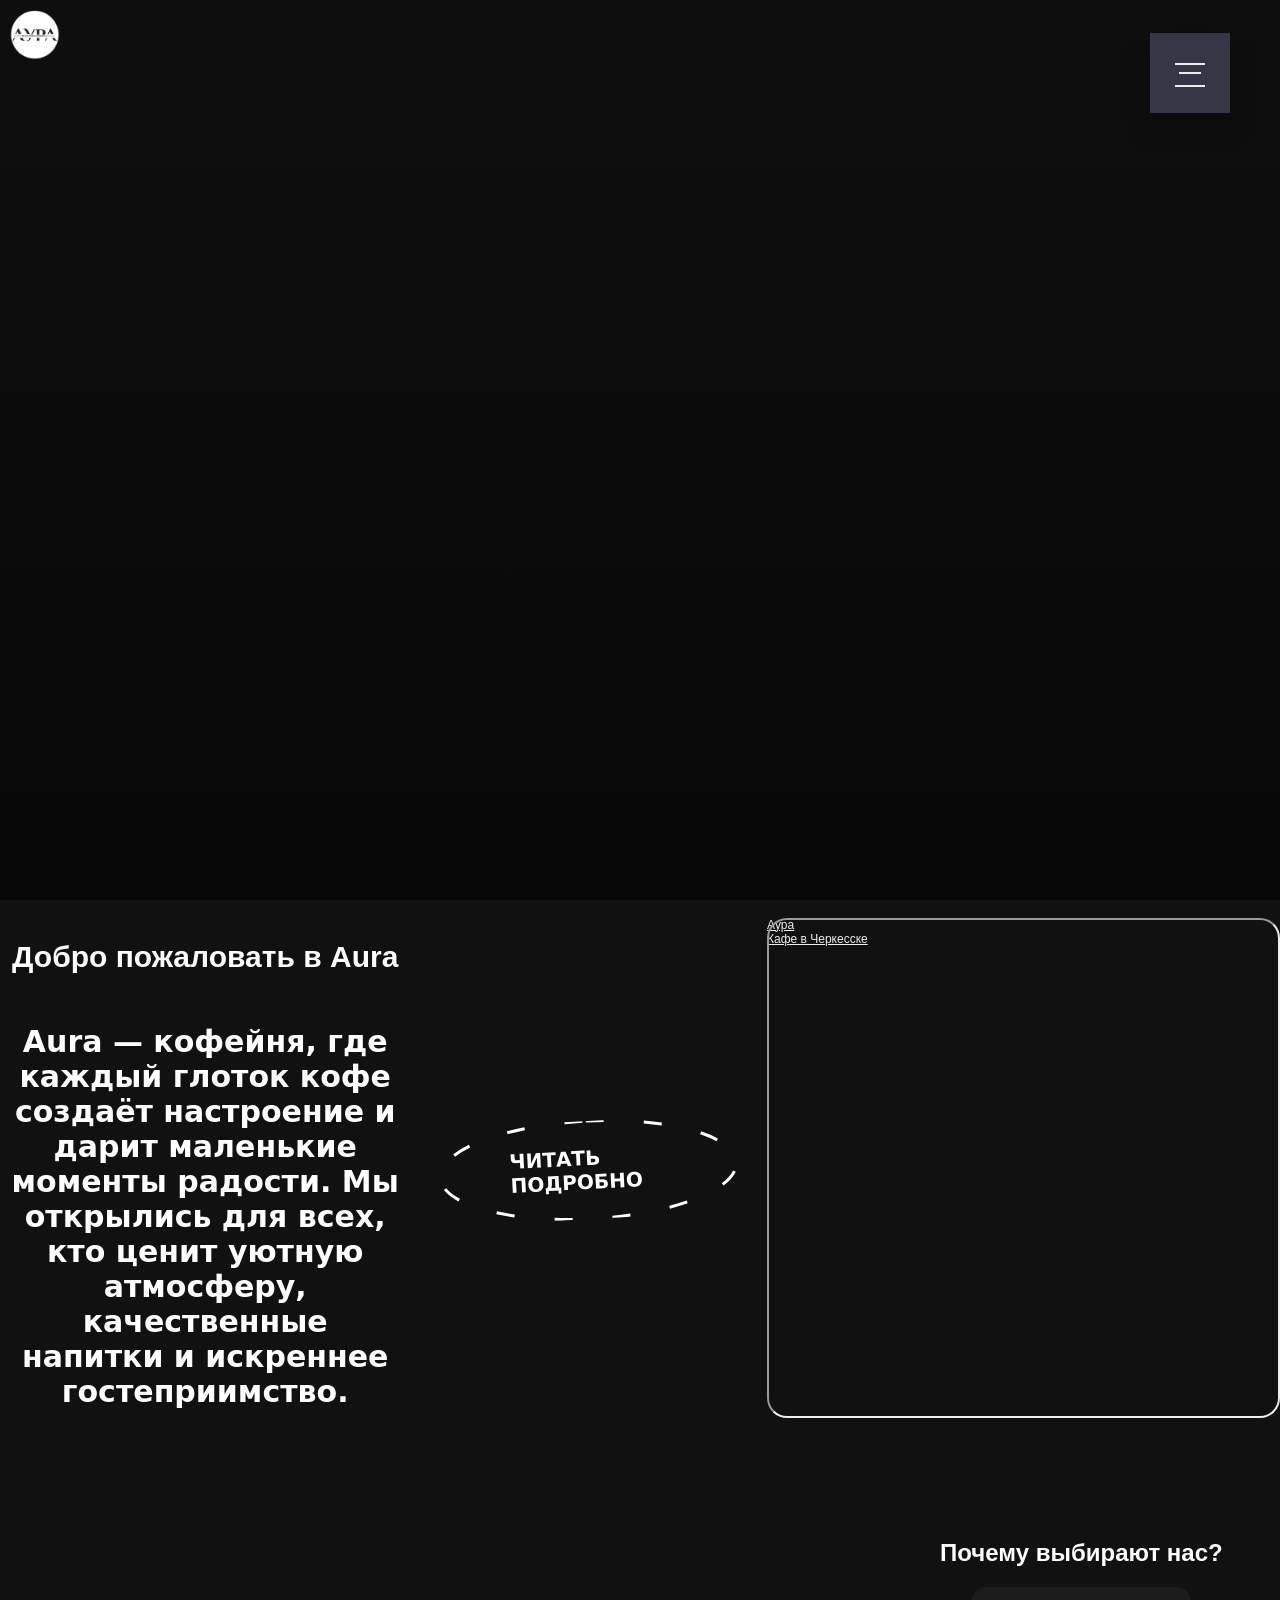
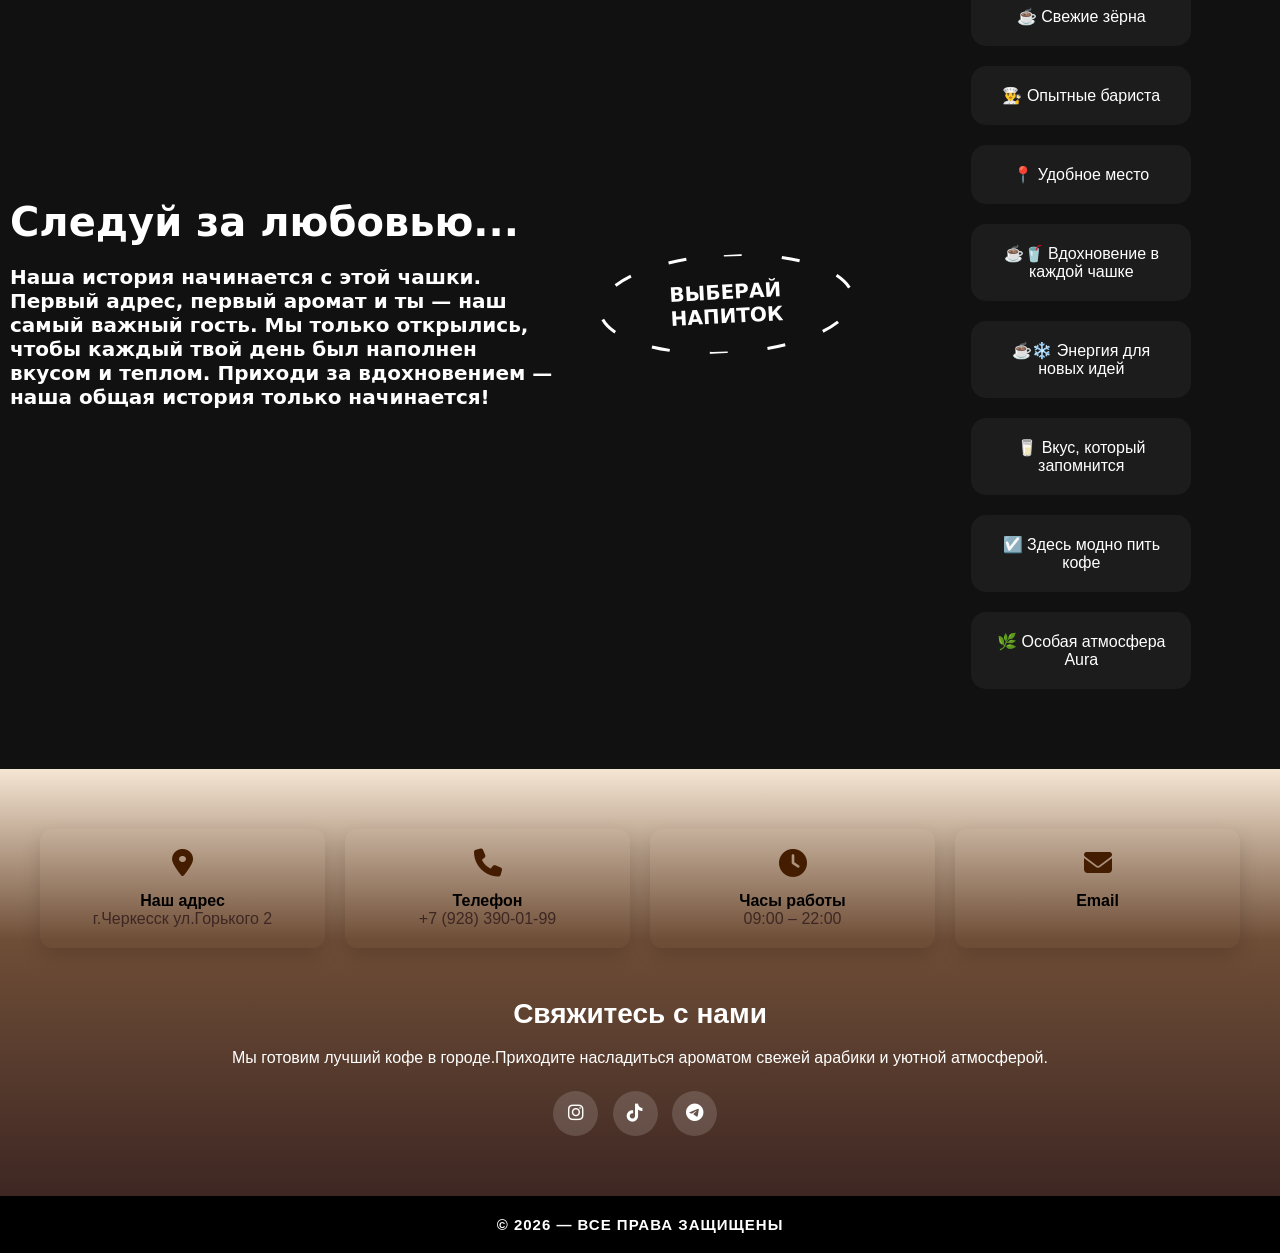
<file: index.html>
<!DOCTYPE html>
<html lang="hy">

<head>
  <meta charset="UTF-8">
  <title>Coffee Aura</title>
  <meta name="viewport" content="width=device-width, initial-scale=1.0">


  <link rel="stylesheet" href="css/style.css">
  <link rel="stylesheet" href="https://cdn.jsdelivr.net/npm/swiper@11/swiper-bundle.min.css">
  <link rel="stylesheet" href="https://cdnjs.cloudflare.com/ajax/libs/font-awesome/6.5.0/css/all.min.css">
  <link rel="icon" href="/favicon.ico" type="image/x-icon">
  <link rel="icon" type="image/png" href="black.logo.png">
  <link rel="icon" type="image/svg+xml" href="/favicon.svg">
</head>

<body>
  <header class="hero">
    <video class="hero-video" muted playsinline preload="metadata">
      <source src="assets/video/fon-video.mp4" type="video/mp4">
    </video>

    <div class="hero-overlay">
      <img src="assets/images/ui-logo/white.logo.png" class="hero-logo" alt="logo">
    </div>
  </header>

  <input class="menu-icon" type="checkbox" id="menu-icon" name="menu-icon" />
  <label for="menu-icon"></label>
  <nav class="nav">
    <ul>
      <li><a href="index.html" data-i18n="glavnaya">Главная</a></li>
      <li><a href="menu.html" data-i18n="menu">Меню</a></li>
      <li><a href="about.html" data-i18n="about">О Нас</a></li>

      <div class="lang-switch">
        <li><button onclick="changeLanguage('hy')"> ARM 🇦🇲</button></li>
        <li><button onclick="changeLanguage('ru')"> RUS 🇷🇺</button></li>
        <li><button onclick="changeLanguage('en')"> ENG 🇺🇸</button></li>
      </div>
    </ul>
  </nav>

  <div class="about">
    <div class="about-text">
      <h1 class="fade-in" data-i18n="welcome">Добро пожаловать в Aura</h1>
      <p class="fade-in" data-i18n="welcome_p">
        Aura — кофейня, где каждый глоток кофе создаёт настроение и дарит маленькие моменты
        радости. Мы открылись для всех, кто ценит уютную атмосферу, качественные напитки и искреннее гостеприимство.
      </p>
    </div>

    <div class="button-container">
      <a href="about.html" class="custom-dashed-btn scroll-anim">
        <span data-i18n="podrobno">Читать Подробно</span>
        <svg class="border-svg">
          <rect x="0" y="0" width="100%" height="100%" rx="40" ry="40" />
        </svg>
      </a>
    </div>

    <div class="photo_aura">
      <div style="position:relative;overflow:hidden;"><a
          href="https://yandex.ru/maps/org/aura/39045679942/?utm_medium=mapframe&utm_source=maps"
          style="color:#eee;font-size:12px;position:absolute;top:0px;">Аура</a><a
          href="https://yandex.ru/maps/1104/cherkessk/category/cafe/184106390/?utm_medium=mapframe&utm_source=maps"
          style="color:#eee;font-size:12px;position:absolute;top:14px;">Кафе в Черкесске</a><iframe
          src="https://yandex.ru/map-widget/v1/?ll=42.050549%2C44.230620&mode=search&oid=39045679942&ol=biz&sctx=ZAAAAAgBEAAaKAoSCVK2SNqNCEVAEaD6B5EMHUZAEhIJhBJm2v6V3j8Re2ZJgJpayj8iBgABAgMEBSgKOABAjFZIAWoCcnWdAc3MzD2gAQCoAQC9AdZTmETCAQbGlre6kQGCAgjQkNGD0YDQsIoCAJICAJoCDGRlc2t0b3AtbWFwcw%3D%3D&sll=42.050549%2C44.230620&sspn=0.014935%2C0.006434&tab=reviews&text=%D0%90%D1%83%D1%80%D0%B0&z=17"
          width="500" height="400" frameborder="1" allowfullscreen="true" style="position:relative;"></iframe></div>
    </div>
  </div>

  <div class="container-2">
    <div class="hero-text">
      <div class="hero-h1">
        <h1 class="fade-in" data-i18n="love">Следуй за любовью...</h1>
      </div>

      <div class="hero-p">
        <p class="fade-in" data-i18n="hero_p">Наша история начинается с этой чашки. Первый адрес, первый аромат и ты —
          наш
          самый важный
          гость. Мы только открылись, чтобы каждый твой день был наполнен вкусом и теплом. Приходи за вдохновением —
          наша
          общая история только начинается!</p>
      </div>
    </div>
    </header>

    <div class="button-container">
      <a href="menu.html" class="custom-dashed-btn scroll-anim">
        <span data-i18n="select">Выберай Напиток</span>
        <svg class="border-svg">
          <rect x="0" y="0" width="100%" height="100%" rx="40" ry="40" />
        </svg>
      </a>
    </div>

    <section class="about reveal">
      <div class="how-aura">
        <h2 data-i18n="why_aura">Почему выбирают нас?</h2>
      </div>
      <div class="about-items reveal-group">
        <div class="item" data-i18n="zerna">☕ Свежие зёрна</div>
        <div class="item" data-i18n="barists">👨‍🍳 Опытные бариста</div>
        <div class="item" data-i18n="mesto">📍 Удобное место</div>
        <div class="item" data-i18n="vdoxnovenie">☕️🥤 Вдохновение в каждой чашке</div>
        <div class="item" data-i18n="energy">☕️❄️ Энергия для новых идей</div>
        <div class="item" data-i18n="vkus">🥛 Вкус, который запомнится</div>
        <div class="item" data-i18n="modno">☑️ Здесь модно пить кофе</div>
        <div class="item" data-i18n="aura">🌿 Особая атмосфера Aura</div>
      </div>
    </section>

  </div>
  </div>


  <section class="coffee-footer">
    <div class="coffee-container">

      <!-- Верхние карточки -->
      <div class="coffee-cards">

        <div class="coffee-card">
          <i class="fa-solid fa-location-dot"></i>
          <h4 data-i18n="adres">Наш адрес</h4>
          <p data-i18n="location">г.Черкесск ул.Горького 2</p>
        </div>

        <div class="coffee-card">
          <i class="fa-solid fa-phone"></i>
          <h4 data-i18n="phone">Телефон</h4>
          <p>+7 (928) 390-01-99</p>
        </div>

        <div class="coffee-card">
          <i class="fa-solid fa-clock"></i>
          <h4 data-i18n="works">Часы работы</h4>
          <p>09:00 – 22:00</p>
        </div>

        <div class="coffee-card">
          <i class="fa-solid fa-envelope"></i>
          <h4>Email</h4>
          <p></p>
        </div>

      </div>

      <!-- Нижняя часть -->
      <div class="coffee-bottom">

        <!-- Левая сторона -->
        <div class="coffee-info">
          <h2 data-i18n="svyaz">Свяжитесь с нами</h2>
          <p data-i18n="svyaz_p">
            Мы готовим лучший кофе в городе.
            Приходите насладиться ароматом свежей арабики
            и уютной атмосферой.
          </p>

          <div class="coffee-socials">
            <a href="https://www.instagram.com/auracoffee.che?igsh=MWMwanpueTl1YmNhYQ=="><i
                class="fa-brands fa-instagram"></i></a>
            <a href="https://www.tiktok.com/@auracoffee.che?_r=1"><i class="fa-brands fa-tiktok"></i></a>
            <a href="https://t.me/anonume09"><i class="fa-brands fa-telegram"></i></a>
          </div>
        </div>

      </div>

    </div>
  </section>

  <div class="private">
    <p data-i18n="private_text">© 2026 — Все права защищены</p>
  </div>

  <script src="js/index.js"></script>
  <script src="js/lang.js"></script>
</body>

</html>
</file>
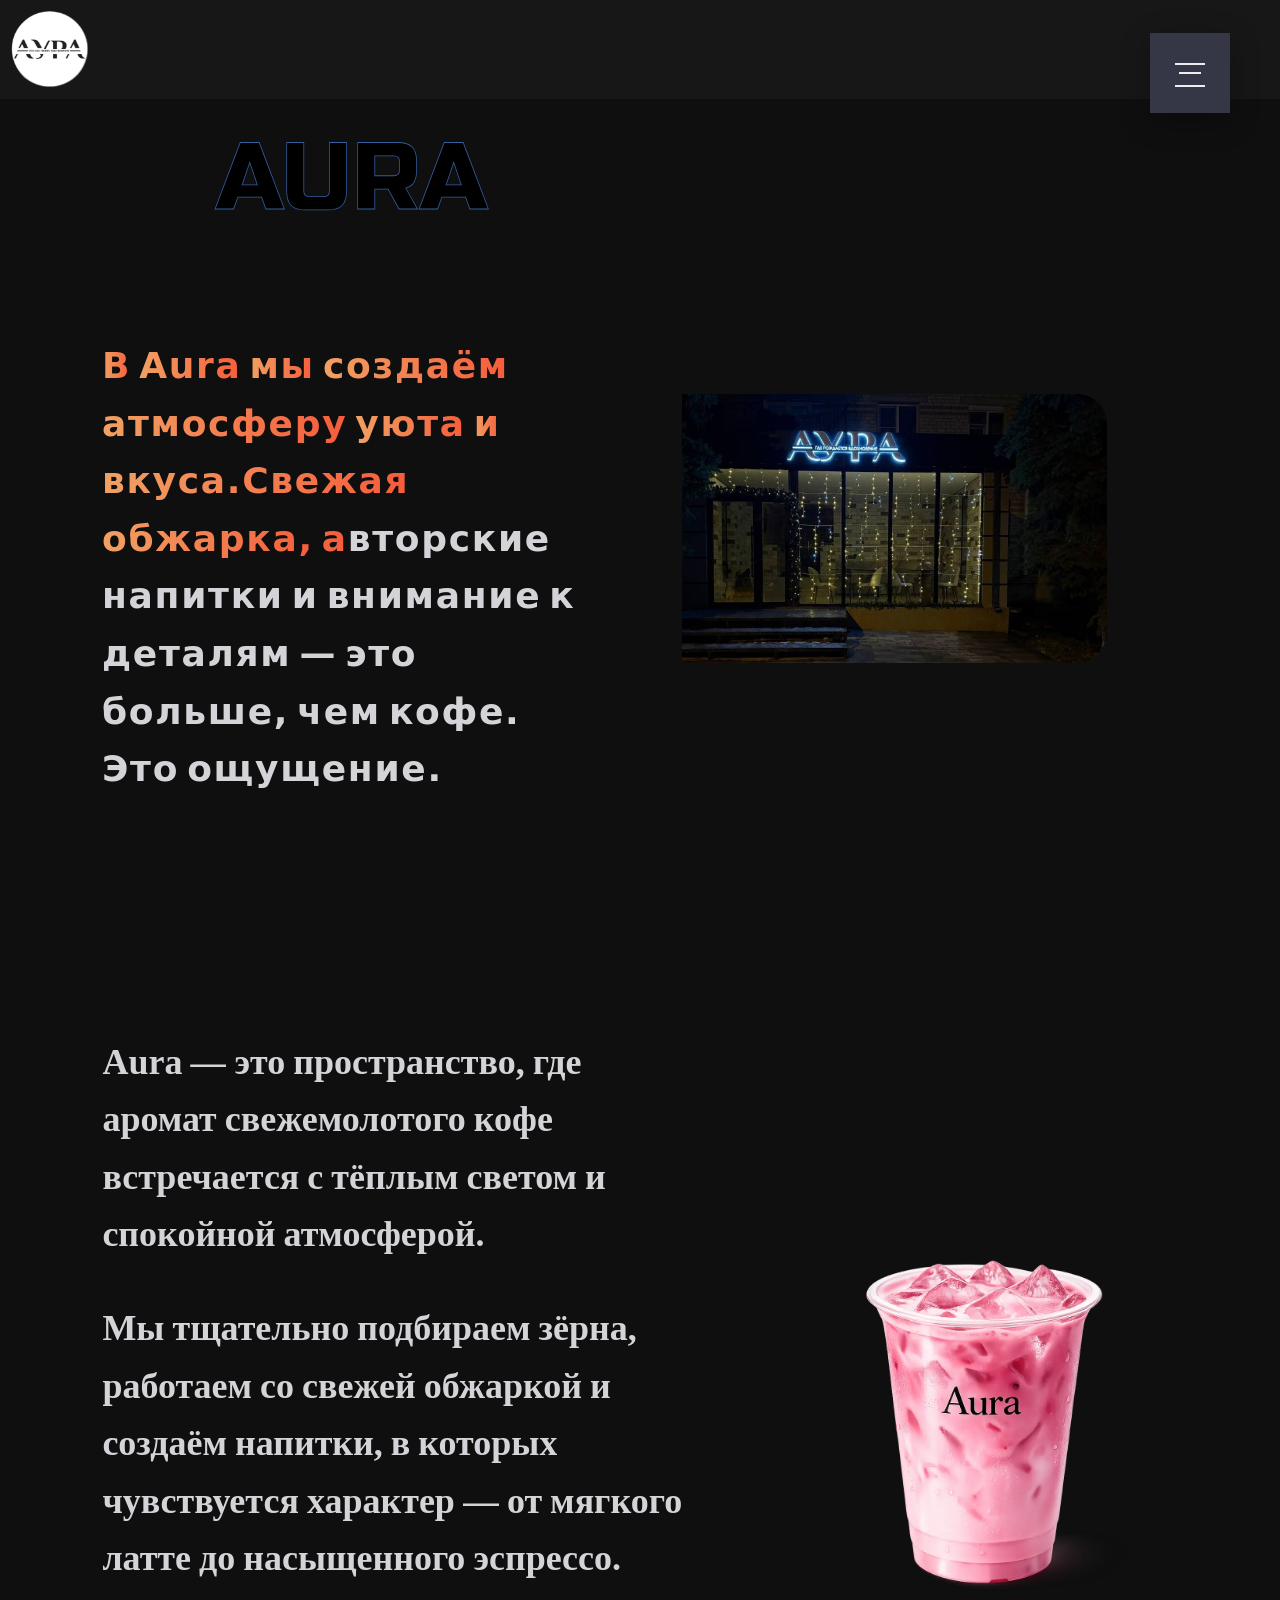
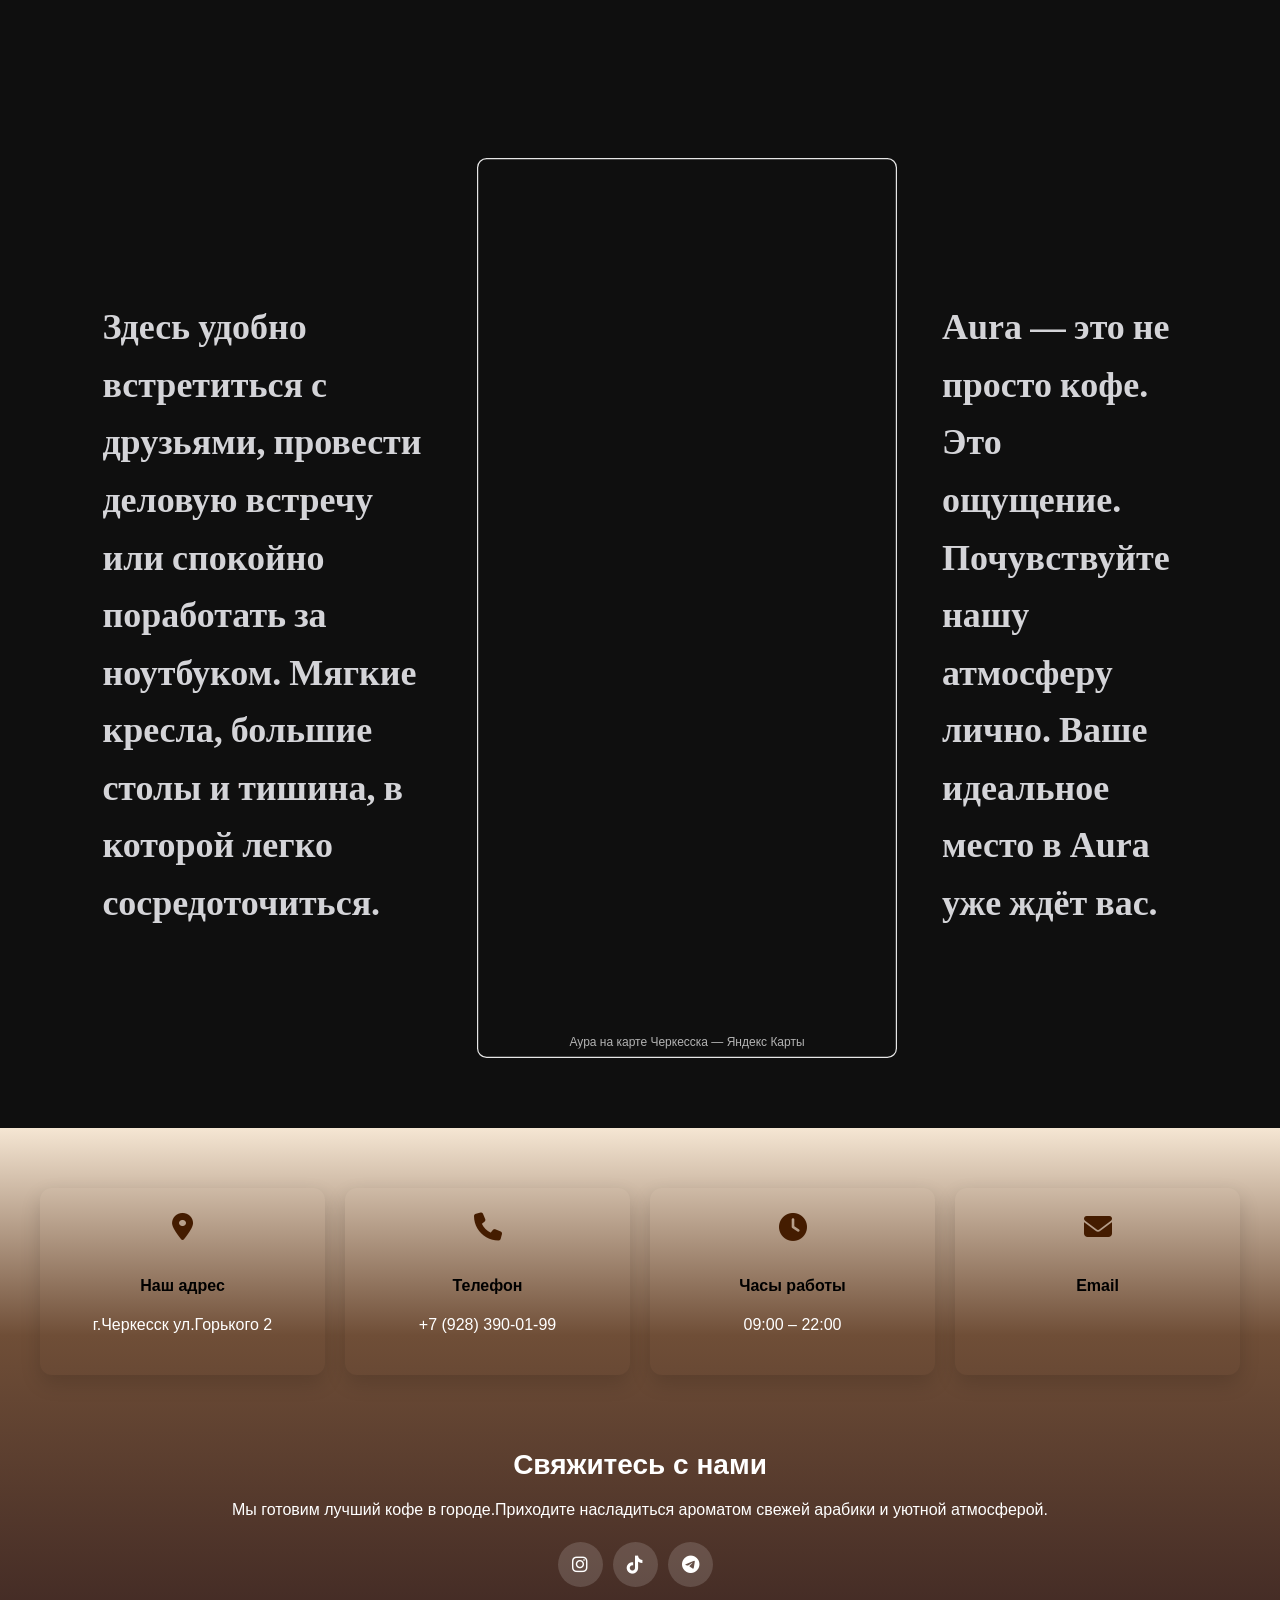
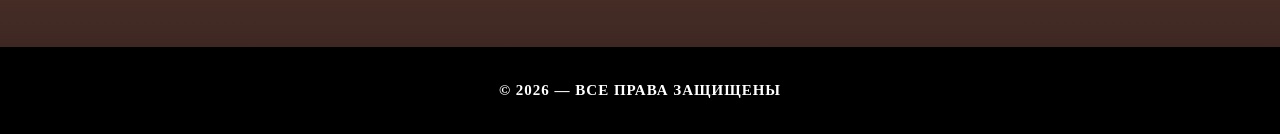
<file: about.html>
<!DOCTYPE html>
<html lang="en">

<head>
  <meta charset="UTF-8">
  <meta name="viewport" content="width=device-width, initial-scale=1.0">
  <title>Coffee Aura</title>
  <link rel="stylesheet" href="css/about.css">

  <link rel="stylesheet" href="https://cdn.jsdelivr.net/npm/swiper@11/swiper-bundle.min.css">
  <link rel="stylesheet" href="https://cdnjs.cloudflare.com/ajax/libs/font-awesome/6.5.0/css/all.min.css">

  <link rel="icon" href="/favicon.ico" type="image/x-icon">

  <link rel="icon" type="image/png" href="black.logo.png">

  <link rel="icon" type="image/svg+xml" href="/favicon.svg">
</head>

<body>

  <input class="menu-icon" type="checkbox" id="menu-icon" name="menu-icon" />
  <label for="menu-icon"></label>
  <nav class="nav">
    <ul>
      <li><a href="index.html" data-i18n="glavnaya">Главная</a></li>
      <li><a href="menu.html" data-i18n="menu">Меню</a></li>
      <li><a href="about.html" data-i18n="about">О Нас</a></li>

      <div class="lang-switch">
        <li><button onclick="changeLanguage('hy')"> ARM 🇦🇲</button></li>
        <li><button onclick="changeLanguage('ru')"> RUS 🇷🇺</button></li>
        <li><button onclick="changeLanguage('en')"> ENG 🇺🇸 </button></li>
      </div>
    </ul>
  </nav>

  <div class="logo-img">
    <img src="assets/images/ui-logo/white.logo.png" alt="">
  </div>

  <section class="about">
    <div class="about-container">

      <div class="about-text">
        <link href="https://fonts.googleapis.com/css?family=Russo+One" rel="stylesheet">

        <svg viewBox="0 0 1320 300">
          <text x="50%" y="50%" dy=".35em" text-anchor="middle">
            Aura
          </text>
        </svg>

        <section class="scroll-section">
          <p class="reveal-text delay-2" data-i18n="text1">
            В Aura мы создаём атмосферу уюта и вкуса.
            Свежая обжарка, авторские напитки и внимание к деталям —
            это больше, чем кофе. Это ощущение.
          </p>
        </section>
      </div>

      <div class="about-image reveal-image">
        <img src="assets/images/ui-logo/aura.jpg" alt="Aura Coffee">
      </div>
    </div>

    <div class="coffee-container2">
    <section class="scroll-section">
      <p data-i18n="text2">
        Aura — это пространство, где аромат свежемолотого кофе
        встречается с тёплым светом и спокойной атмосферой.
      </p>
      <p data-i18n="text3">
        Мы тщательно подбираем зёрна, работаем со свежей обжаркой
        и создаём напитки, в которых чувствуется характер —
        от мягкого латте до насыщенного эспрессо.
      </p>
    </section>

    <section class="cup-section">
      <img src="assets/images/coffee/Matcha2.webp" alt="" class="cup">
    </section>
    </div>

    <div class="coffee-container3">
    <section class="scroll-section">
      <p data-i18n="text4">
        Здесь удобно встретиться с друзьями,
        провести деловую встречу или спокойно поработать за ноутбуком.
        Мягкие кресла, большие столы и тишина,
        в которой легко сосредоточиться.
      </p>
    </section>

    <div class="yandex-map">
      <div style="width:350px;height:750px;overflow:hidden;position:relative;"><iframe
          style="width:100%;height:100%;border:1px solid #e6e6e6;border-radius:8px;box-sizing:border-box"
          src="https://yandex.ru/maps-reviews-widget/39045679942?comments"></iframe><a
          href="https://yandex.ru/maps/org/aura/39045679942/" target="_blank"
          style="box-sizing:border-box;text-decoration:none;color:#b3b3b3;font-size:10px;font-family:YS Text,sans-serif;padding:0 20px;position:absolute;bottom:8px;width:100%;text-align:center;left:0;overflow:hidden;text-overflow:ellipsis;display:block;max-height:14px;white-space:nowrap;padding:0 16px;box-sizing:border-box">Аура
          на карте Черкесска — Яндекс Карты</a>
      </div>
    </div>

    <section class="scroll-section">
      <p data-i18n="text5">
        Aura — это не просто кофе.
        Это ощущение. Почувствуйте нашу атмосферу лично. Ваше идеальное место в Aura уже ждёт вас.
      </p>
    </section>
  </section>
</div>

  <section class="coffee-footer">
    <div class="coffee-container">

      <!-- Верхние карточки -->
      <div class="coffee-cards">

        <div class="coffee-card">
          <i class="fa-solid fa-location-dot"></i>
          <h4 data-i18n="adres">Наш адрес</h4>
          <p data-i18n="location">г.Черкесск ул.Горького 2</p>
        </div>

        <div class="coffee-card">
          <i class="fa-solid fa-phone"></i>
          <h4 data-i18n="phone">Телефон</h4>
          <p data-i18n="number">+7 (928) 390-01-99</p>
        </div>

        <div class="coffee-card">
          <i class="fa-solid fa-clock"></i>
          <h4 data-i18n="works">Часы работы</h4>
          <p data-i18n="time">09:00 – 22:00</p>
        </div>

        <div class="coffee-card">
          <i class="fa-solid fa-envelope"></i>
          <h4>Email</h4>
          <p></p>
        </div>

      </div>

      <!-- Нижняя часть -->
      <div class="coffee-bottom">

        <!-- Левая сторона -->
        <div class="coffee-info">
          <h2 data-i18n="svyaz">Свяжитесь с нами</h2>
          <p data-i18n="svyaz_p">
            Мы готовим лучший кофе в городе.
            Приходите насладиться ароматом свежей арабики
            и уютной атмосферой.
          </p>

          <div class="coffee-socials">
            <a href="https://www.instagram.com/auracoffee.che?igsh=MWMwanpueTl1YmNhYQ=="><i
                class="fa-brands fa-instagram"></i></a>
            <a href="https://www.tiktok.com/@auracoffee.che?_r=1"><i class="fa-brands fa-tiktok"></i></a>
            <a href="https://t.me/anonume09"><i class="fa-brands fa-telegram"></i></a>
          </div>
        </div>

      </div>

    </div>
  </section>

  <div class="private">
    <p data-i18n="private_text">© 2026 — Все права защищены</p>
  </div>

  <script src="js/lang.js"></script>
  <script src="js/about.js"></script>
</body>

</html>
</file>
<file: css/style.css>
* {
  margin: 0;
  padding: 0;
  box-sizing: border-box;
  font-family: Arial, sans-serif;
  touch-action: manipulation;
}

body {
  background: #111;
  color: #fff;
  scroll-behavior: smooth;
  margin: 0;
  padding: 0;
  width: 100%;
  height: 100%;
  font-family: system-ui, -apple-system, BlinkMacSystemFont, sans-serif;
}

.hero {
  position: relative;
  height: 100vh;
  width: 100%;
  overflow: hidden;
}

.hero-video {
  position: absolute;
  top: 0;
  left: 0;
  width: 100%;
  height: 100%;
  object-fit: cover;
}

.hero-logo {
  width: 70px;
  height: 70px;
  margin-bottom: 16px;
  padding: 10px;
}

.hero-overlay {
  content: '';
  position: absolute;
  inset: 0;
  background: linear-gradient(to top,
      rgba(0, 0, 0, 0.55),
      rgba(0, 0, 0, 0.15));
  z-index: 1;
}

/* M E N U */
@import url('https://fonts.googleapis.com/css2?family=Montserrat:wght@300;400;500;600;700;800;900&display=swap');

.section-center {
  position: absolute;
  top: 50%;
  left: 0;
  display: block;
  width: 100%;
  padding: 0;
  margin: 0;
  z-index: 6;
  text-align: center;
  transform: translateY(-50%);
}

[type="checkbox"]:checked,
[type="checkbox"]:not(:checked) {
  position: absolute;
  left: -9999px;
}

.menu-icon:checked+label,
.menu-icon:not(:checked)+label {
  position: fixed;
  top: 63px;
  right: 75px;
  display: block;
  width: 30px;
  height: 30px;
  padding: 0;
  margin: 0;
  cursor: pointer;
  z-index: 10;
}

.menu-icon:checked+label:before,
.menu-icon:not(:checked)+label:before {
  position: absolute;
  content: '';
  display: block;
  width: 30px;
  height: 20px;
  z-index: 20;
  top: 0;
  left: 0;
  border-top: 2px solid #ececee;
  border-bottom: 2px solid #ececee;
  transition: border-width 100ms 1500ms ease,
    top 100ms 1600ms cubic-bezier(0.23, 1, 0.32, 1),
    height 100ms 1600ms cubic-bezier(0.23, 1, 0.32, 1),
    background-color 200ms ease,
    transform 200ms cubic-bezier(0.23, 1, 0.32, 1);
}

.menu-icon:checked+label:after,
.menu-icon:not(:checked)+label:after {
  position: absolute;
  content: '';
  display: block;
  width: 22px;
  height: 2px;
  z-index: 20;
  top: 10px;
  right: 4px;
  background-color: #ececee;
  margin-top: -1px;
  transition: width 100ms 1750ms ease,
    right 100ms 1750ms ease,
    margin-top 100ms ease,
    transform 200ms cubic-bezier(0.23, 1, 0.32, 1);
}

.menu-icon:checked+label:before {
  top: 10px;
  transform: rotate(45deg);
  height: 2px;
  background-color: #ececee;
  border-width: 0;
  transition: border-width 100ms 340ms ease,
    top 100ms 300ms cubic-bezier(0.23, 1, 0.32, 1),
    height 100ms 300ms cubic-bezier(0.23, 1, 0.32, 1),
    background-color 200ms 500ms ease,
    transform 200ms 1700ms cubic-bezier(0.23, 1, 0.32, 1);
}

.menu-icon:checked+label:after {
  width: 30px;
  margin-top: 0;
  right: 0;
  transform: rotate(-45deg);
  transition: width 100ms ease,
    right 100ms ease,
    margin-top 100ms 500ms ease,
    transform 200ms 1700ms cubic-bezier(0.23, 1, 0.32, 1);
}

.lang-switch li button {
  color: black;
  border-radius: 20px;
  padding: 10px;
  cursor: pointer;
}

.nav {
  pointer-events: none;
  position: fixed;
  top: 33px;
  right: 50px;
  display: block;
  width: 80px;
  height: 80px;
  padding: 0;
  margin: 0;
  z-index: 9;
  overflow: hidden;
  box-shadow: 0 8px 30px 0 rgba(0, 0, 0, 0.3);
  background-color: #353746;
  animation: border-transform 7s linear infinite;
  transition: top 350ms 1100ms cubic-bezier(0.23, 1, 0.32, 1),
    right 350ms 1100ms cubic-bezier(0.23, 1, 0.32, 1),
    transform 250ms 1100ms ease,
    width 650ms 400ms cubic-bezier(0.23, 1, 0.32, 1),
    height 650ms 400ms cubic-bezier(0.23, 1, 0.32, 1);
}

@keyframes border-transform {

  0%,
  100% {
    border-radius: 63% 37% 54% 46% / 55% 48% 52% 45%;
  }

  14% {
    border-radius: 40% 60% 54% 46% / 49% 60% 40% 51%;
  }

  28% {
    border-radius: 54% 46% 38% 62% / 49% 70% 30% 51%;
  }

  42% {
    border-radius: 61% 39% 55% 45% / 61% 38% 62% 39%;
  }

  56% {
    border-radius: 61% 39% 67% 33% / 70% 50% 50% 30%;
  }

  70% {
    border-radius: 50% 50% 34% 66% / 56% 68% 32% 44%;
  }

  84% {
    border-radius: 46% 54% 50% 50% / 35% 61% 39% 65%;
  }
}

.menu-icon:checked~.nav {
  pointer-events: auto;
  animation-play-state: paused;
  top: 50%;
  right: 50%;
  transform: translate(50%, -50%);
  width: 200%;
  height: 200%;
  transition: top 350ms 700ms cubic-bezier(0.23, 1, 0.32, 1),
    right 350ms 700ms cubic-bezier(0.23, 1, 0.32, 1),
    transform 250ms 700ms ease,
    width 750ms 1000ms cubic-bezier(0.23, 1, 0.32, 1),
    height 750ms 1000ms cubic-bezier(0.23, 1, 0.32, 1);
}

.nav ul {
  position: absolute;
  top: 50%;
  left: 0;
  display: block;
  width: 100%;
  padding: 0;
  margin: 0;
  z-index: 6;
  text-align: center;
  transform: translateY(-50%);
  list-style: none;
}

.nav ul li {
  position: relative;
  display: block;
  width: 100%;
  padding: 0;
  margin: 10px 0;
  text-align: center;
  list-style: none;
  pointer-events: none;
  opacity: 0;
  visibility: hidden;
  transform: translateY(30px);
  transition: all 250ms linear;
}

.nav ul li:nth-child(1) {
  transition-delay: 200ms;
}

.nav ul li:nth-child(2) {
  transition-delay: 150ms;
}

.nav ul li:nth-child(3) {
  transition-delay: 100ms;
}

.nav ul li:nth-child(4) {
  transition-delay: 50ms;
}

.nav ul li a {
  font-family: 'Montserrat', sans-serif;
  text-decoration: none;
  font-size: 3vh;
  text-transform: uppercase;
  line-height: 1.2;
  font-weight: 800;
  display: inline-block;
  position: relative;
  color: #ececee;
  transition: all 250ms linear;
}

.nav ul li a:hover {
  text-decoration: none;
  color: #ffeba7;
}

.nav ul li a:after {
  display: block;
  position: absolute;
  top: 50%;
  content: '';
  height: 2vh;
  margin-top: -1vh;
  width: 0;
  left: 0;
  background-color: #353746;
  opacity: 0.8;
  transition: width 250ms linear;
}

.nav ul li a:hover:after {
  width: 100%;
}

.menu-icon:checked~.nav ul li {
  pointer-events: auto;
  visibility: visible;
  opacity: 1;
  transform: translateY(0);
  transition: opacity 350ms ease,
    transform 250ms ease;
}

.menu-icon:checked~.nav ul li:nth-child(1) {
  transition-delay: 1400ms;
}

.menu-icon:checked~.nav ul li:nth-child(2) {
  transition-delay: 1480ms;
}

.menu-icon:checked~.nav ul li:nth-child(3) {
  transition-delay: 1560ms;
}

.menu-icon:checked~.nav ul li:nth-child(4) {
  transition-delay: 1640ms;
}

@media screen and (max-width: 991px) {

  .menu-icon:checked+label,
  .menu-icon:not(:checked)+label {
    right: 55px;
  }

  .nav {
    right: 30px;
  }

  .nav ul li a {
    font-size: 3vh;
  }
}

.about h1 {
  font-family: Arial, Helvetica, sans-serif;
  font-size: 30px;
  padding: 40px 10px;
  letter-spacing: 1.7;
}

.about p {
  font-weight: 800;
  letter-spacing: 1.7;
  margin-bottom: 20px;
}

.custom-dashed-btn {
  position: relative;
  display: inline-flex;
  align-items: center;
  justify-content: center;
  padding: 25px 70px;
  color: white;
  text-decoration: none;
  font-size: 22px;
  font-family: sans-serif;
}

.custom-dashed-btn span {
  font-family: system-ui, -apple-system, BlinkMacSystemFont, 'Segoe UI', Roboto, Oxygen, Ubuntu, Cantarell, 'Open Sans', 'Helvetica Neue', sans-serif;
  letter-spacing: 1.2;
  text-transform: uppercase;
  font-weight: 700;
}

.scroll-anim {
  opacity: 0;
  transform: translateY(200px);
  transition:
    transform 2s cubic-bezier(0.22, 1, 0.36, 1),
    opacity 2s ease;
}

.scroll-anim.active {
  opacity: 1;
  transform: translateY(0);
  transform: rotate(-3deg);
}

.button-container {
  display: flex;
  gap: 32px;
  margin: 30px;
}

.button-container span {
  font-size: 10px;
}

.border-svg {
  position: absolute;
  top: 0;
  left: 0;
  width: 100%;
  height: 100%;
  fill: none;
}

.border-svg rect {
  width: 100%;
  height: 100%;
  stroke: white;
  stroke-width: 3;

  stroke-dasharray: 18, 40;

  rx: 150px;
  ry: 150px;
}

section {
  padding: 80px 20px;
  text-align: center;
}

.about-items {
  display: flex;
  justify-content: center;
  gap: 20px;
  flex-wrap: wrap;
}

.item {
  background: #1c1c1c;
  padding: 20px;
  border-radius: 15px;
  width: 220px;
  transition: 0.3s;

  opacity: 0;
  transform: translateY(170px);
  transition:
    transform 1s cubic-bezier(0.22, 1, 0.36, 1),
    opacity 1s ease;
}

.item.active {
  opacity: 1;
  transform: translateY(0);
}

.item:hover {
  transform: translateY(-10px);
  box-shadow: 0 15px 30px rgba(0, 0, 0, 0.5);
}

@media (prefers-reduced-motion: reduce) {
  .aura-logo span {
    animation: none;
    opacity: 1;
    transform: none;
    text-shadow: none;
  }
}

.aura-logo span {
  display: inline-block;
  font-size: 50px;
  color: white;
  opacity: 0;
  transform: translateY(30px);
  animation: testIn 1s ease forwards;
}

.aura-logo span:nth-child(1) {
  animation-delay: 0s;
}

.aura-logo span:nth-child(2) {
  animation-delay: 0.2s;
}

.aura-logo span:nth-child(3) {
  animation-delay: 0.4s;
}

.aura-logo span:nth-child(4) {
  animation-delay: 0.6s;
}

img {
  font-size: 10px;
  width: 400px;
  height: 300px;
}

.o-nas p {
  font-family: monospace;
  color: #6F4E37;
}

.logo_text {
  display: flex;
  gap: 20px;
  justify-content: flex-start;
  padding-right: 120px;
  margin-top: 20px;
}

.logo_text img {
  transform: translate(10px);
  position: relative;
  bottom: 12px;
}

.logo2 {
  width: 50px;
  height: 50px;
  margin-top: 4px;
}

.img-link img {
  display: flex;
  gap: 3px;
  width: 100px;
  height: 100px;
}

.map iframe {
  width: 100%;
  height: 300px;
  border-radius: 20px;
}

.reveal-group .item {
  opacity: 0;
  transform: translateY(100px);
  transition:
    opacity 0.9s cubic-bezier(0.22, 1, 0.36, 1),
    transform 0.9s cubic-bezier(0.22, 1, 0.36, 1);
}

.reveal-group.active .item {
  opacity: 1;
  transform: translateY(0);
}

.fade-in {
  padding: 10px;
  font-weight: 700;
  font-family: system-ui, -apple-system, BlinkMacSystemFont, 'Segoe UI', Roboto, Oxygen, Ubuntu, Cantarell, 'Open Sans', 'Helvetica Neue', sans-serif;
  opacity: 0;
  transform: translateY(200px);
  transition:
    opacity 2s cubic-bezier(0.22, 1, 0.36, 1),
    transform 2s cubic-bezier(0.22, 1, 0.36, 1);
}

.fade-in.active {
  opacity: 1;
  transform: translateY(0);
}

.footer {
  background-color: rgb(73, 52, 52);
  color: white;
  padding: 10px;
  border: 1px solid rgba(255, 255, 255, 0.1)
}

.footer-main {
  display: flex;
  flex-direction: column;
  align-items: center;
  gap: 10px;
  text-align: center;
}

.footer-brand img {
  width: 120px;
  height: 120px;
  mix-blend-mode: multiply;
}

.footer-brand P {
  max-width: 300px;
  line-height: 1.5;
  opacity: 0.9;
  margin-top: 0;
}

.footer-socials {
  display: flex;
  gap: 20px;
}

.footer-socials img {
  width: 40px;
}

.footer-contacts {
  margin-top: 50px;
  text-align: center;
}

.footer-contacts h3 {
  margin-bottom: 15px;
  font-weight: 500;
}

.footer-contacts p {
  margin: 5px 0;
  font-size: 20px;
}

.panel {
  margin-top: 18px;
  padding: 18px;
  border-radius: 22px;
  background: rgba(255, 255, 255, 0.035);
  border: 1px solid rgba(255, 255, 255, 0.08);
  box-shadow: 0 18px 55px rgba(0, 0, 0, 0.48);
  backdrop-filter: blur(10px);
}

.panel__head {
  display: flex;
  align-items: baseline;
  justify-content: space-between;
  gap: 18px;
  margin-bottom: 12px;
}

.panel__head h2 {
  text-align: center;
  margin: 0;
  font-size: 20px;
  letter-spacing: 2px;
}

.panel__head p {
  margin: 0;
  opacity: 0.7;
  font-size: 16px;
  text-align: right;
  max-width: 52ch;
}


@media (max-width: 720px) {
  .panel__head {
    flex-direction: column;
    align-items: flex-start;
  }

  .panel__head p {
    text-align: left;
  }

  .hero__stats {
    grid-template-columns: 1fr;
  }
}

.strip {
  display: flex;
  flex-wrap: wrap;
  gap: 12px;
  padding: 10px 2px;
}


.strip a {
  text-decoration: none;
}

.trace {
  --c: #7c3aed;
  position: relative;
  height: 56px;
  border-radius: 16px;
  border: 1px solid rgba(255, 255, 255, 0.12);
  background: rgba(10, 12, 20, 0.5);
  color: rgba(255, 255, 255, 0.9);
  cursor: pointer;
  outline: none;
  padding: 0 14px;
  display: flex;
  align-items: center;
  gap: 10px;
  overflow: hidden;
  box-shadow: 0 14px 30px rgba(0, 0, 0, 0.45),
    inset 0 1px 0 rgba(255, 255, 255, 0.06);
  transition: transform 220ms cubic-bezier(0.2, 0.9, 0.2, 1),
    box-shadow 220ms ease, border-color 220ms ease;
}

.trace i {
  width: 30px;
  height: 30px;
  border-radius: 12px;
  display: grid;
  place-items: center;
  background: rgba(255, 255, 255, 0.06);
  border: 1px solid rgba(255, 255, 255, 0.1);
}

.trace span {
  font-weight: 800;
  letter-spacing: 0.2px;
  opacity: 0.9;
}

.trace::before {
  content: "";
  position: absolute;
  inset: -2px;
  border-radius: 18px;
  background: conic-gradient(from 180deg,
      transparent,
      color-mix(in oklab, var(--c) 55%, white 10%),
      transparent 35%,
      color-mix(in oklab, var(--c) 40%, transparent),
      transparent);
  opacity: 0;
  filter: blur(0.3px);
  transition: opacity 200ms ease;
  animation: spin 1.1s linear infinite;
  pointer-events: none;
}

.trace::after {
  content: "";
  position: absolute;
  inset: 1px;
  border-radius: 15px;
  background: rgba(10, 12, 20, 0.62);
  pointer-events: none;
}

.trace>* {
  position: relative;
  z-index: 2;
}

.trace__spark {
  position: absolute;
  width: 10px;
  height: 10px;
  border-radius: 999px;
  background: color-mix(in oklab, var(--c) 70%, white 10%);
  box-shadow: 0 0 16px color-mix(in oklab, var(--c) 45%, transparent);
  opacity: 0;
  pointer-events: none;
  z-index: 3;
}

.trace:hover {
  transform: translateY(-2px);
  border-color: color-mix(in oklab, var(--c) 45%, rgba(255, 255, 255, 0.15));
  box-shadow: 0 18px 42px rgba(0, 0, 0, 0.55),
    0 0 0 4px color-mix(in oklab, var(--c) 16%, transparent),
    0 0 30px color-mix(in oklab, var(--c) 26%, transparent);
}

.trace:hover::before {
  opacity: 1;
}

.trace:hover .trace__spark {
  opacity: 1;
  animation: spark 900ms ease-in-out infinite;
}

.trace:active {
  transform: translateY(0) scale(0.99);
}

@keyframes spin {
  to {
    transform: rotate(360deg);
  }
}

@keyframes spark {
  0% {
    transform: translate(18px, -12px) scale(0.9);
    opacity: 0;
  }

  25% {
    opacity: 1;
  }

  50% {
    transform: translate(160px, 0px) scale(1.05);
  }

  75% {
    opacity: 1;
  }

  100% {
    transform: translate(18px, 12px) scale(0.9);
    opacity: 0;
  }
}

.private {
  background-color: black;
  font-size: 15px;
  text-transform: uppercase;
  letter-spacing: 1px;
  padding: 20px;
  text-align: center;
  font-weight: 800;
}

.coffee-footer {
  background: linear-gradient(to bottom, #f5e6d3 0%, #6f4e37 40%, #3e2723 100%);
  color: #fff;
  padding: 60px 20px;
  font-family: 'Poppins', sans-serif;
}

.coffee-container {
  max-width: 1200px;
  margin: auto;
}

.coffee-cards {
  display: grid;
  grid-template-columns: repeat(auto-fit, minmax(170px, 1fr));
  gap: 20px;
  margin-bottom: 50px;
}

.coffee-card {
  background: transparent;
  color: #3e2723;
  text-align: center;
  border-radius: 12px;
  box-shadow: 0 8px 20px rgba(0, 0, 0, 0.15);
  transition: 0.3s;
  padding: 20px;
}

.coffee-card h4 {
  color: black;
  font-weight: 700;
}

.coffee-card i {
  font-size: 28px;
  margin-bottom: 15px;
  color: #441c00;
}

.coffee-card:hover {
  transform: translateY(-8px);
}

.coffee-bottom {
  display: flex;
  flex-wrap: wrap;
  gap: 40px;
}

.coffee-info {
  flex: 1;
}

.coffee-info h2 {
  font-size: 28px;
  margin-bottom: 15px;
}

.coffee-info p {
  margin-bottom: 20px;
  line-height: 1.6;
}

.coffee-socials a {
  display: inline-flex;
  justify-content: center;
  align-items: center;
  width: 45px;
  height: 45px;
  margin-right: 10px;
  background: rgba(255, 255, 255, 0.15);
  border-radius: 50%;
  color: #fff;
  font-size: 18px;
  transition: 0.3s;
  text-decoration: none;
}

.coffee-socials a:hover {
  background: #d7a86e;
  color: #3e2723;
}

/* Desktops Adaptation */
@media only screen and (min-width: 1200px) {
  .about {
    display: flex;
    flex-direction: row;
    align-items: center;
    justify-content: space-between;
  }

  .about-text {
    width: 40%;
    text-align: center;
    font-size: 30px;
  }

  .photo_aura {
    width: 50%;
  }

  .photo_aura iframe {
    width: 100%;
    height: 500px;
    border-radius: 20px;
  }

  .container-2 {
    display: flex;
    flex-direction: row;
    align-items: center;
    justify-content: space-between;
  }

  .button-container span {
    font-size: 20px;
  }

  .hero-h1 {
    font-size: 20px;
  }

  .hero-p {
    font-size: 20px;
    width: 100%;
  }

  .reveal {
    display: flex;
    flex-direction: column;
    text-align: center;
    align-items: center;
  }

  .how-aura h2 {
    padding: 20px;
  }
}
</file>
<file: css/about.css>
* {
  color: white;
}

body {
  overflow-x: hidden;
}

@import url('https://fonts.googleapis.com/css2?family=Montserrat:wght@300;400;500;600;700;800;900&display=swap');

.section-center {
  position: absolute;
  top: 50%;
  left: 0;
  display: block;
  width: 100%;
  padding: 0;
  margin: 0;
  z-index: 6;
  text-align: center;
  transform: translateY(-50%);
}

[type="checkbox"]:checked,
[type="checkbox"]:not(:checked) {
  position: absolute;
  left: -9999px;
}

.menu-icon:checked+label,
.menu-icon:not(:checked)+label {
  position: fixed;
  top: 63px;
  right: 75px;
  display: block;
  width: 30px;
  height: 30px;
  padding: 0;
  margin: 0;
  cursor: pointer;
  z-index: 10;
}

.menu-icon:checked+label:before,
.menu-icon:not(:checked)+label:before {
  position: absolute;
  content: '';
  display: block;
  width: 30px;
  height: 20px;
  z-index: 20;
  top: 0;
  left: 0;
  border-top: 2px solid #ececee;
  border-bottom: 2px solid #ececee;
  transition: border-width 100ms 1500ms ease,
    top 100ms 1600ms cubic-bezier(0.23, 1, 0.32, 1),
    height 100ms 1600ms cubic-bezier(0.23, 1, 0.32, 1),
    background-color 200ms ease,
    transform 200ms cubic-bezier(0.23, 1, 0.32, 1);
}

.menu-icon:checked+label:after,
.menu-icon:not(:checked)+label:after {
  position: absolute;
  content: '';
  display: block;
  width: 22px;
  height: 2px;
  z-index: 20;
  top: 10px;
  right: 4px;
  background-color: #ececee;
  margin-top: -1px;
  transition: width 100ms 1750ms ease,
    right 100ms 1750ms ease,
    margin-top 100ms ease,
    transform 200ms cubic-bezier(0.23, 1, 0.32, 1);
}

.menu-icon:checked+label:before {
  top: 10px;
  transform: rotate(45deg);
  height: 2px;
  background-color: #ececee;
  border-width: 0;
  transition: border-width 100ms 340ms ease,
    top 100ms 300ms cubic-bezier(0.23, 1, 0.32, 1),
    height 100ms 300ms cubic-bezier(0.23, 1, 0.32, 1),
    background-color 200ms 500ms ease,
    transform 200ms 1700ms cubic-bezier(0.23, 1, 0.32, 1);
}

.menu-icon:checked+label:after {
  width: 30px;
  margin-top: 0;
  right: 0;
  transform: rotate(-45deg);
  transition: width 100ms ease,
    right 100ms ease,
    margin-top 100ms 500ms ease,
    transform 200ms 1700ms cubic-bezier(0.23, 1, 0.32, 1);
}

.nav {
  pointer-events: none;
  position: fixed;
  top: 33px;
  right: 50px;
  display: block;
  width: 80px;
  height: 80px;
  padding: 0;
  margin: 0;
  z-index: 9;
  overflow: hidden;
  box-shadow: 0 8px 30px 0 rgba(0, 0, 0, 0.3);
  background-color: #353746;
  animation: border-transform 7s linear infinite;
  transition: top 350ms 1100ms cubic-bezier(0.23, 1, 0.32, 1),
    right 350ms 1100ms cubic-bezier(0.23, 1, 0.32, 1),
    transform 250ms 1100ms ease,
    width 650ms 400ms cubic-bezier(0.23, 1, 0.32, 1),
    height 650ms 400ms cubic-bezier(0.23, 1, 0.32, 1);
}

.lang-switch li button {
  color: black;
  border-radius: 20px;
}

@keyframes border-transform {

  0%,
  100% {
    border-radius: 63% 37% 54% 46% / 55% 48% 52% 45%;
  }

  14% {
    border-radius: 40% 60% 54% 46% / 49% 60% 40% 51%;
  }

  28% {
    border-radius: 54% 46% 38% 62% / 49% 70% 30% 51%;
  }

  42% {
    border-radius: 61% 39% 55% 45% / 61% 38% 62% 39%;
  }

  56% {
    border-radius: 61% 39% 67% 33% / 70% 50% 50% 30%;
  }

  70% {
    border-radius: 50% 50% 34% 66% / 56% 68% 32% 44%;
  }

  84% {
    border-radius: 46% 54% 50% 50% / 35% 61% 39% 65%;
  }
}

.menu-icon:checked~.nav {
  pointer-events: auto;
  animation-play-state: paused;
  top: 50%;
  right: 50%;
  transform: translate(50%, -50%);
  width: 200%;
  height: 200%;
  transition: top 350ms 700ms cubic-bezier(0.23, 1, 0.32, 1),
    right 350ms 700ms cubic-bezier(0.23, 1, 0.32, 1),
    transform 250ms 700ms ease,
    width 750ms 1000ms cubic-bezier(0.23, 1, 0.32, 1),
    height 750ms 1000ms cubic-bezier(0.23, 1, 0.32, 1);
}

.nav ul {
  position: absolute;
  top: 50%;
  left: 0;
  display: block;
  width: 100%;
  padding: 0;
  margin: 0;
  z-index: 6;
  text-align: center;
  transform: translateY(-50%);
  list-style: none;
}

.nav ul li {
  position: relative;
  display: block;
  width: 100%;
  padding: 0;
  margin: 10px 0;
  text-align: center;
  list-style: none;
  pointer-events: none;
  opacity: 0;
  visibility: hidden;
  transform: translateY(30px);
  transition: all 250ms linear;
}

.nav ul li:nth-child(1) {
  transition-delay: 200ms;
}

.nav ul li:nth-child(2) {
  transition-delay: 150ms;
}

.nav ul li:nth-child(3) {
  transition-delay: 100ms;
}

.nav ul li:nth-child(4) {
  transition-delay: 50ms;
}

.nav ul li a {
  font-family: 'Montserrat', sans-serif;
  text-decoration: none;
  font-size: 3vh;
  text-transform: uppercase;
  line-height: 1.2;
  font-weight: 800;
  display: inline-block;
  position: relative;
  color: #ececee;
  transition: all 250ms linear;
}

.nav ul li a:hover {
  text-decoration: none;
  color: #ffeba7;
}

.nav ul li a:after {
  display: block;
  position: absolute;
  top: 50%;
  content: '';
  height: 2vh;
  margin-top: -1vh;
  width: 0;
  left: 0;
  background-color: #353746;
  opacity: 0.8;
  transition: width 250ms linear;
}

.nav ul li a:hover:after {
  width: 100%;
}

.menu-icon:checked~.nav ul li {
  pointer-events: auto;
  visibility: visible;
  opacity: 1;
  transform: translateY(0);
  transition: opacity 350ms ease,
    transform 250ms ease;
}

.menu-icon:checked~.nav ul li:nth-child(1) {
  transition-delay: 1400ms;
}

.menu-icon:checked~.nav ul li:nth-child(2) {
  transition-delay: 1480ms;
}

.menu-icon:checked~.nav ul li:nth-child(3) {
  transition-delay: 1560ms;
}

.menu-icon:checked~.nav ul li:nth-child(4) {
  transition-delay: 1640ms;
}

@media screen and (max-width: 991px) {

  .menu-icon:checked+label,
  .menu-icon:not(:checked)+label {
    right: 55px;
  }

  .nav {
    right: 30px;
  }

  .nav ul li a {
    font-size: 3vh;
  }
}

body {
  background-color: rgb(24, 23, 23);
  margin: 0;
  padding: 0;
  display: block;
}

.logo-img img {
  position: relative;
  width: 80px;
  height: auto;
  display: block;
  margin: 10px;
}

svg {
  font-family: 'Russo One', sans-serif;
  width: 100%;
  height: 100%;
}

svg text {
  text-transform: uppercase;
  animation: stroke 5s infinite alternate;
  stroke-width: 2;
  stroke: #365fa0;
  font-size: 250px;
}

@keyframes stroke {
  0% {
    fill: rgba(72, 138, 20, 0);
    stroke: rgba(54, 95, 160, 1);
    stroke-dashoffset: 25%;
    stroke-dasharray: 0 50%;
    stroke-width: 2;
  }

  70% {
    fill: rgba(72, 138, 20, 0);
    stroke: rgba(54, 95, 160, 1);
  }

  80% {
    fill: rgba(72, 138, 20, 0);
    stroke: rgba(54, 95, 160, 1);
    stroke-width: 3;
  }

  100% {
    fill: rgba(72, 138, 204, 1);
    stroke: rgba(54, 95, 160, 0);
    stroke-dashoffset: -25%;
    stroke-dasharray: 50% 0;
    stroke-width: 0;
  }
}

.about {
  padding: 20px 8%;
  background: #0f0f0f;
  color: white;
  overflow: hidden;
}

.about-container {
  align-items: center;
  gap: 80px;
  max-width: 1300px;
  margin: 0 auto;
}

.about-text {
  max-width: 500px;
}

.about-text h2 {
  font-size: 64px;
  margin-bottom: 30px;
  letter-spacing: 2px;
}

.about-text p {
  font-size: 18px;
  line-height: 1.7;
}

/* ===== Текст reveal ===== */

.reveal-text {
  font-family: system-ui, -apple-system, BlinkMacSystemFont, 'Segoe UI', Roboto, Oxygen, Ubuntu, Cantarell, 'Open Sans', 'Helvetica Neue', sans-serif;
  letter-spacing: 1.7px;
  font-weight: 600;
  opacity: 0;
  transform: translate3d(0, 270px, 0);
  transition:
    transform 3s cubic-bezier(0.22, 1, 0.36, 1),
    opacity 6s cubic-bezier(0.55, 1, 0.36, 1);
  will-change: transform, opacity;
}

.reveal-text.show {
  opacity: 1;
  transform: translate3d(0, 0, 0);
}

.delay-1 {
  transition-delay: 0.7s;
}

.about-image {
  overflow: hidden;
  width: 600px;
}

.about-image img {
  width: 70%;
  display: block;
  position: relative;
  right: 70px;

  clip-path: inset(0 50% 0 50%);
  transform: scale(1.1);

  transition:
    clip-path 4s cubic-bezier(0.22, 1, 0.36, 1),
    transform 4s cubic-bezier(0.22, 1, 0.36, 1);

  will-change: clip-path, transform;
}

.about-image.show img {
  clip-path: inset(0 0 0 0);
  transform: scale(1);
}

.cup {
  width: 100%;
  max-width: 400px;
  height: auto;
  display: block;
  margin: 0 auto;
  position: relative;
  animation: floatCup 3s ease-out infinite;
}

@keyframes floatCup {
  0% {
    transform: translate(-50%, -50%) translateY(0px);
  }

  50% {
    transform: translate(-30%, -50%) translateY(-20px);
  }

  100% {
    transform: translate(-50%, -50%) translateY(0px);
  }
}

.cup-section {
  display: flex;
  justify-content: center;
  padding: 150px 0 50px 0;
}

@media (max-width: 768px) {
  .cup {
    max-width: 100%;
    height: auto;
    margin-left: 300px;
    display: block;
  }
}

.text p {
  font-size: 25px;
  letter-spacing: 1.9px;
  font-family: system-ui, -apple-system, BlinkMacSystemFont, 'Segoe UI', Roboto, Oxygen, Ubuntu, Cantarell, 'Open Sans', 'Helvetica Neue', sans-serif;
  font-weight: 700;
}

.coffee-footer {
  background: linear-gradient(to bottom, #f5e6d3 0%, #6f4e37 40%, #3e2723 100%);
  color: #fff;
  padding: 60px 20px;
  font-family: 'Poppins', sans-serif;
}

.coffee-container {
  max-width: 1200px;
  margin: auto;
}

.coffee-cards {
  display: grid;
  grid-template-columns: repeat(auto-fit, minmax(170px, 1fr));
  gap: 20px;
  margin-bottom: 50px;
}

.coffee-card {
  background: transparent;
  color: #3e2723;
  text-align: center;
  padding: 25px;
  border-radius: 12px;
  box-shadow: 0 8px 20px rgba(0, 0, 0, 0.15);
  transition: 0.3s;
}

.coffee-card h4 {
  color: black;
  font-weight: 700;
}

.coffee-card i {
  font-size: 28px;
  margin-bottom: 15px;
  color: #441c00;
}

.coffee-card:hover {
  transform: translateY(-8px);
}

.coffee-bottom {
  display: flex;
  flex-wrap: wrap;
  gap: 40px;
}

.coffee-info {
  flex: 1;
  text-align: center;
}

.coffee-info h2 {
  font-size: 28px;
  margin-bottom: 15px;
}

.coffee-info p {
  margin-bottom: 20px;
  line-height: 1.6;
}

.coffee-socials {
  display: flex;
  justify-content: center;
  align-items: center;
}

.coffee-socials a {
  display: inline-flex;
  justify-content: center;
  align-items: center;
  width: 45px;
  height: 45px;
  margin-right: 10px;
  background: rgba(255, 255, 255, 0.15);
  border-radius: 50%;
  color: #fff;
  font-size: 18px;
  transition: 0.3s;
  text-decoration: none;
}

.coffee-socials a:hover {
  background: #d7a86e;
  color: #3e2723;
}

.scroll-section {
  max-width: 900px;
  margin: 100px auto;
  transform: translateZ(0);
}

.scroll-section p {
  font-size: clamp(24px, 4vw, 36px);
  line-height: 1.6;
  font-weight: 600;
  margin-bottom: 20px;
}

.yandex-map {
  display: flex;
  justify-content: center;
  align-items: center;
  transform: scale(1.1);
}

.word {
  display: inline-block;
  margin-right: 8px;

  background: linear-gradient(90deg, #f1a163 0%, #f65c3b 50%, #d4d4d8 50%, #d4d4d8 100%);

  background-size: 200% 100%;
  background-position: 100% 0;

  -webkit-background-clip: text;
  -webkit-text-fill-color: transparent;

  transition: background-position 0.20s linear;
}

.private {
  background-color: black;
  font-size: 15px;
  text-transform: uppercase;
  letter-spacing: 1px;
  padding: 20px;
  text-align: center;
  font-weight: 800;
}

/* Desktops Adaptation */
@media only screen and (min-width: 1200px) {
  .about-container {
    display: flex;
    flex-direction: row;
    justify-content: center;
    align-items: center;
  }

  .reveal-image {
    width: 50%;
    padding-top: 40px;
  }

  .reveal-image img {
    width: 100%;
    border-radius: 30px;
  }

  .coffee-container2 {
    display: flex;
    flex-direction: row;
    justify-content: center;
    align-items: center;
    max-width: 1200px;
  margin: 0 auto;
  gap: 80px;
  }

  .cup-section {
    margin-top: 120px;
  }

  .cup-section img {
    width: 400px;
    display: block;
    margin: 0 auto;
  }

  .coffee-container3 {
    gap: 80px;
    display: flex;
    flex-direction: row;
    justify-content: center;
    align-items: center;
    max-width: 1200px;
  margin: 0 auto;
  gap: 80px;
  }

  .yandex-map {
    transform: scale(1.2);
    height: 1000px;
  }
}
</file>
